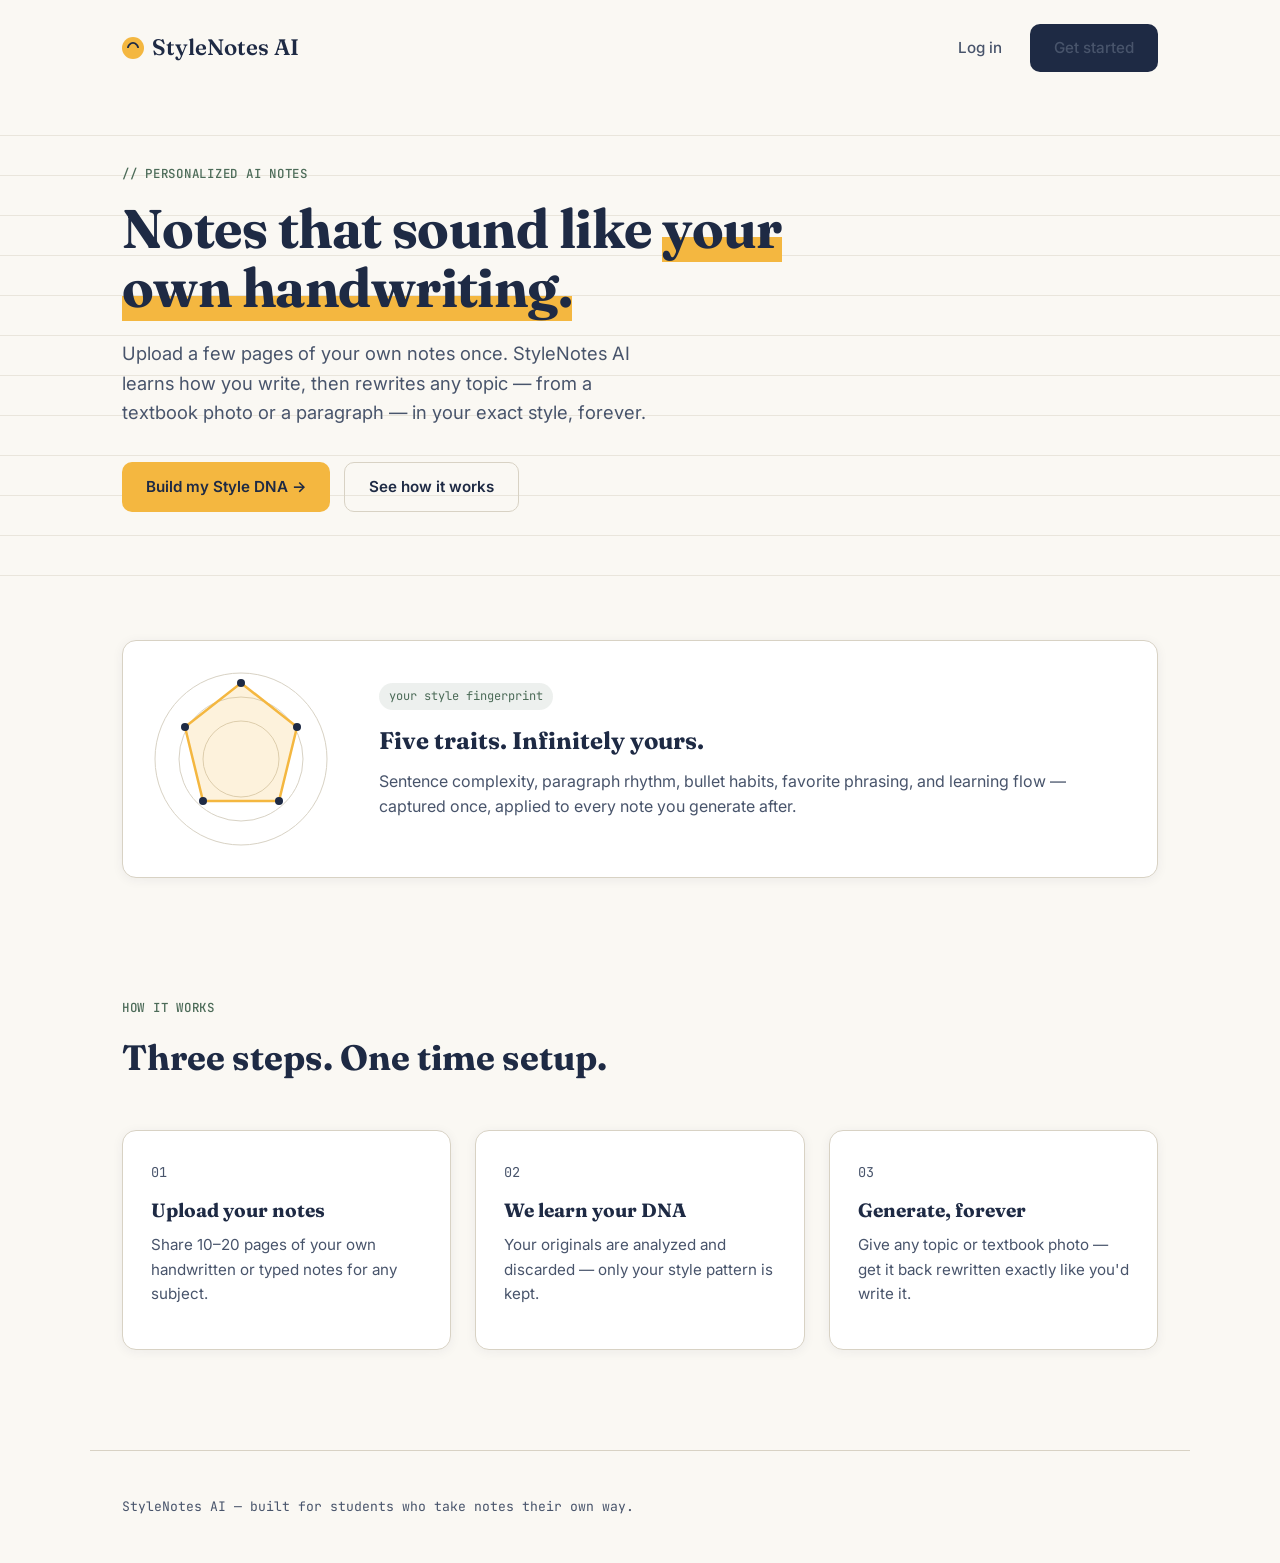
<file: frontend/index.html>
<!DOCTYPE html>
<html lang="en">
<head>
<meta charset="UTF-8">
<meta name="viewport" content="width=device-width, initial-scale=1.0">
<title>StyleNotes AI — Notes that sound like you</title>
<link rel="stylesheet" href="style.css">
</head>
<body>

<div class="container">
  <nav class="nav">
    <a href="index.html" class="logo">
      <span class="logo-mark"></span>
      StyleNotes AI
    </a>
    <div class="nav-links">
      <a href="login.html">Log in</a>
      <a href="register.html" class="btn btn-primary">Get started</a>
    </div>
  </nav>
</div>

<!-- HERO -->
<section class="ruled-bg">
  <div class="container" style="padding-top: 64px; padding-bottom: 88px;">
    <div style="max-width: 680px;">
      <span class="eyebrow">// personalized ai notes</span>
      <h1 style="font-size: 3.4rem; line-height: 1.08; margin-top: 14px; letter-spacing: -0.01em;">
        Notes that sound like <span style="background: linear-gradient(transparent 62%, var(--amber) 62%);">your own handwriting.</span>
      </h1>
      <p class="text-soft" style="font-size: 1.15rem; margin-top: 22px; max-width: 540px;">
        Upload a few pages of your own notes once. StyleNotes AI learns how you write, then rewrites any topic — from a textbook photo or a paragraph — in your exact style, forever.
      </p>
      <div style="display: flex; gap: 14px; margin-top: 34px;">
        <a href="register.html" class="btn btn-accent">Build my Style DNA →</a>
        <a href="#how" class="btn btn-ghost">See how it works</a>
      </div>
    </div>
  </div>
</section>

<!-- FINGERPRINT SIGNATURE VISUAL -->
<section class="container" style="padding: 40px 32px 96px;">
  <div class="card" style="display: flex; align-items: center; gap: 48px; flex-wrap: wrap;">
    <svg width="180" height="180" viewBox="0 0 180 180" style="flex-shrink: 0;">
      <circle cx="90" cy="90" r="86" fill="none" stroke="var(--rule)" stroke-width="1"/>
      <circle cx="90" cy="90" r="62" fill="none" stroke="var(--rule)" stroke-width="1"/>
      <circle cx="90" cy="90" r="38" fill="none" stroke="var(--rule)" stroke-width="1"/>
      <polygon points="90,14 146,58 128,132 52,132 34,58"
        fill="rgba(244,183,64,0.18)" stroke="var(--amber)" stroke-width="2.5"/>
      <circle cx="90" cy="14" r="4" fill="var(--ink)"/>
      <circle cx="146" cy="58" r="4" fill="var(--ink)"/>
      <circle cx="128" cy="132" r="4" fill="var(--ink)"/>
      <circle cx="52" cy="132" r="4" fill="var(--ink)"/>
      <circle cx="34" cy="58" r="4" fill="var(--ink)"/>
    </svg>
    <div style="flex: 1; min-width: 260px;">
      <span class="tag">your style fingerprint</span>
      <h3 style="font-size: 1.5rem; margin-top: 12px;">Five traits. Infinitely yours.</h3>
      <p class="text-soft" style="margin-top: 8px;">
        Sentence complexity, paragraph rhythm, bullet habits, favorite phrasing, and learning flow — captured once, applied to every note you generate after.
      </p>
    </div>
  </div>
</section>

<!-- HOW IT WORKS -->
<section id="how" class="container" style="padding: 20px 32px 100px;">
  <span class="eyebrow">how it works</span>
  <h2 style="font-size: 2.2rem; margin-top: 10px; margin-bottom: 44px;">Three steps. One time setup.</h2>

  <div style="display: grid; grid-template-columns: repeat(auto-fit, minmax(260px, 1fr)); gap: 24px;">
    <div class="card">
      <span class="mono text-soft" style="font-size: 0.85rem;">01</span>
      <h3 style="font-size: 1.2rem; margin-top: 10px;">Upload your notes</h3>
      <p class="text-soft" style="margin-top: 8px; font-size: 0.95rem;">
        Share 10–20 pages of your own handwritten or typed notes for any subject.
      </p>
    </div>
    <div class="card">
      <span class="mono text-soft" style="font-size: 0.85rem;">02</span>
      <h3 style="font-size: 1.2rem; margin-top: 10px;">We learn your DNA</h3>
      <p class="text-soft" style="margin-top: 8px; font-size: 0.95rem;">
        Your originals are analyzed and discarded — only your style pattern is kept.
      </p>
    </div>
    <div class="card">
      <span class="mono text-soft" style="font-size: 0.85rem;">03</span>
      <h3 style="font-size: 1.2rem; margin-top: 10px;">Generate, forever</h3>
      <p class="text-soft" style="margin-top: 8px; font-size: 0.95rem;">
        Give any topic or textbook photo — get it back rewritten exactly like you'd write it.
      </p>
    </div>
  </div>
</section>

<footer class="container" style="padding: 32px; border-top: 1px solid var(--rule);">
  <p class="text-soft mono" style="font-size: 0.82rem;">StyleNotes AI — built for students who take notes their own way.</p>
</footer>

</body>
</html>
</file>
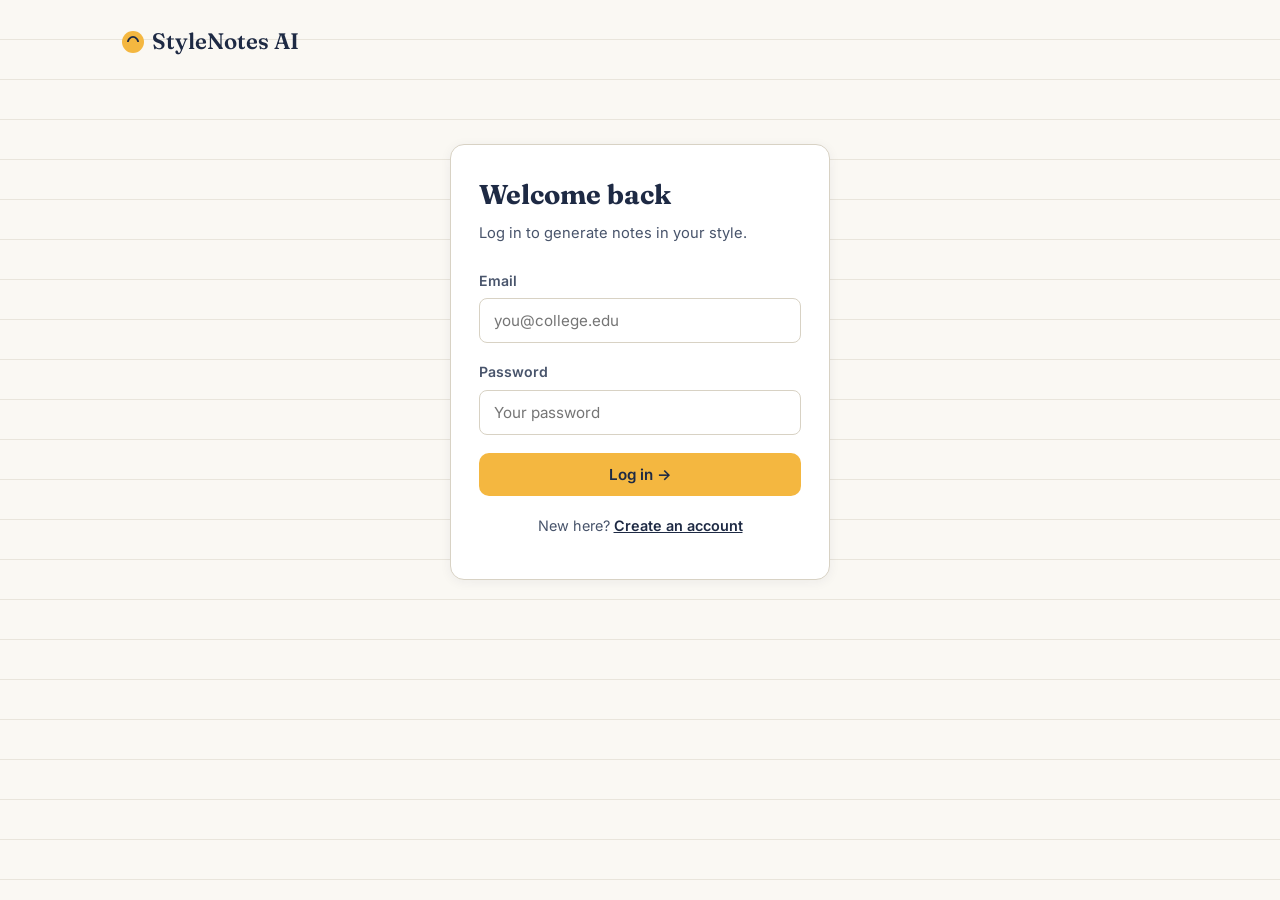
<file: frontend/admin.html>
<!DOCTYPE html>
<html lang="en">
<head>
<meta charset="UTF-8">
<meta name="viewport" content="width=device-width, initial-scale=1.0">
<title>Admin — StyleNotes AI</title>
<link rel="stylesheet" href="style.css">
</head>
<body>

<div class="container">
  <nav class="nav">
    <a href="index.html" class="logo">
      <span class="logo-mark"></span>
      StyleNotes AI
    </a>
    <div class="nav-links">
      <a href="dashboard.html">Dashboard</a>
      <a href="#" onclick="logout(); return false;">Log out</a>
    </div>
  </nav>
</div>

<div class="container" style="padding: 20px 32px 100px;">
  <span class="eyebrow">admin</span>
  <h1 style="font-size: 2rem; margin-top: 8px; margin-bottom: 8px;">User management</h1>
  <p class="text-soft" id="userCountLabel" style="margin-bottom: 28px;"></p>

  <div id="errorBox" class="error-box hidden"></div>

  <div id="adminTableWrap"></div>
</div>

<script src="auth.js"></script>
<script src="app.js"></script>
<script>
  requireAuth();
  requireAdmin();
</script>
</body>
</html>
</file>
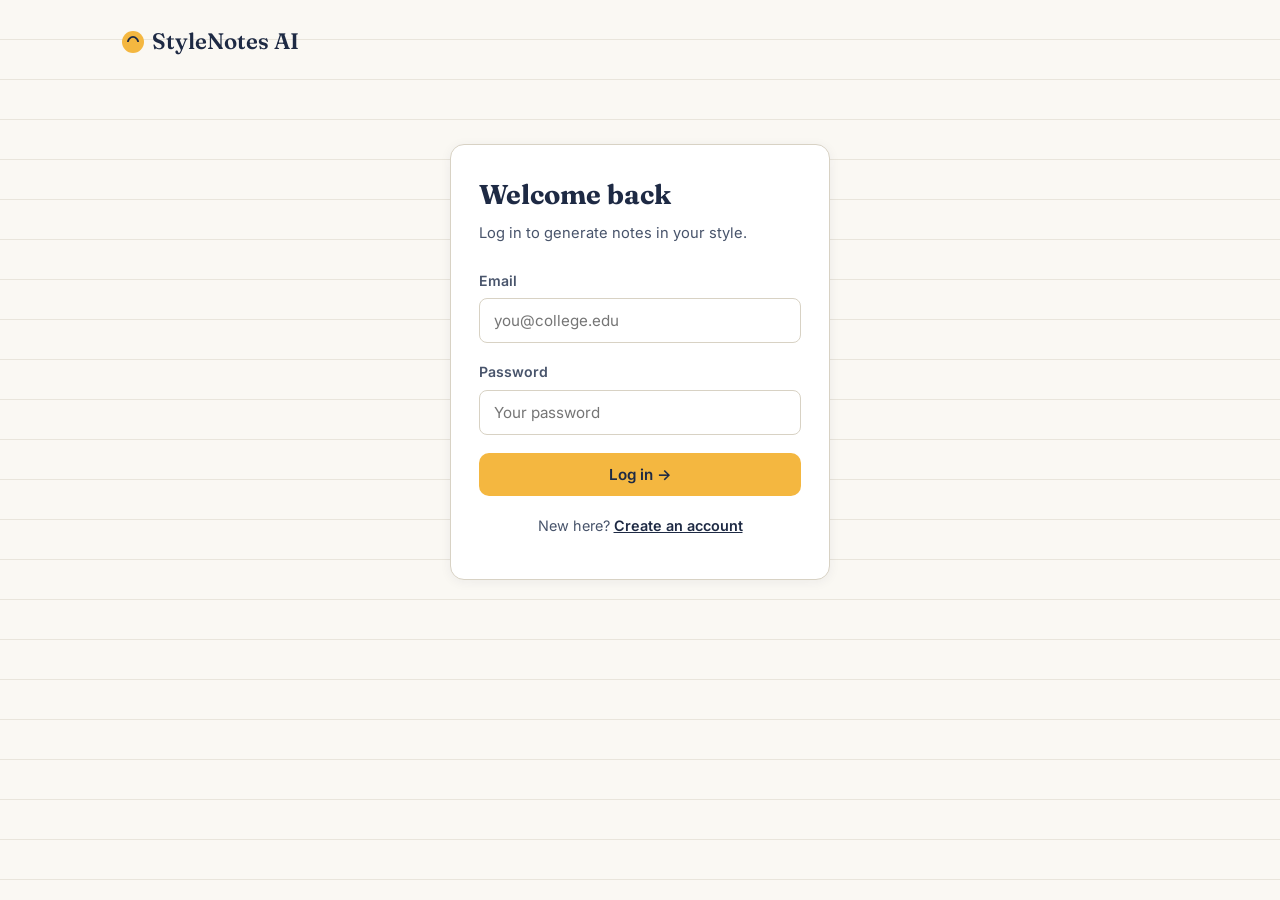
<file: frontend/generate.html>
<!DOCTYPE html>
<html lang="en">
<head>
<meta charset="UTF-8">
<meta name="viewport" content="width=device-width, initial-scale=1.0">
<title>Generate notes — StyleNotes AI</title>
<link rel="stylesheet" href="style.css">
</head>
<body>

<div class="container">
  <nav class="nav">
    <a href="index.html" class="logo">
      <span class="logo-mark"></span>
      StyleNotes AI
    </a>
    <div class="nav-links">
      <a href="dashboard.html">Dashboard</a>
      <a href="#" onclick="logout(); return false;">Log out</a>
    </div>
  </nav>
</div>

<div class="container" style="padding: 20px 32px 100px;">
  <span class="eyebrow">generate</span>
  <h1 style="font-size: 2rem; margin-top: 8px; margin-bottom: 24px;">Rewrite a topic in your style</h1>

  <div id="errorBox" class="error-box hidden"></div>

  <div class="generate-grid">

    <!-- LEFT: FORM -->
    <div class="card generate-form-col">
      <form id="generateForm" onsubmit="handleGenerate(event)">
        <div style="display:grid; grid-template-columns: 1fr 1fr; gap: 16px;">
          <div class="field">
            <label for="genSubject">Subject</label>
            <input type="text" id="genSubject" required placeholder="e.g. Physics">
          </div>
          <div class="field">
            <label for="genMode">Mode</label>
            <select id="genMode">
              <option value="my_style">My style</option>
              <option value="exam_board">Exam prep</option>
            </select>
          </div>
        </div>

        <div class="field">
          <label for="genTopic">Topic</label>
          <input type="text" id="genTopic" required placeholder="e.g. Newton's Laws of Motion">
        </div>

        <div class="field">
          <label for="genContent">Description or textbook text</label>
          <textarea id="genContent" placeholder="Paste a paragraph, definition, or textbook excerpt on this topic..."></textarea>
        </div>

        <div class="field">
          <label for="genFile">— or upload a photo / document of the topic instead</label>
          <input type="file" id="genFile" accept=".pdf,.docx,.txt,.jpg,.jpeg,.png">
        </div>

        <button type="submit" id="generateBtn" class="btn btn-accent btn-block">Generate my notes →</button>
      </form>
    </div>

    <!-- RIGHT: OUTPUT -->
    <div class="generate-output-col">
      <div id="outputPlaceholder" class="card center" style="padding: 56px 28px;">
        <p class="text-soft" style="font-size: 0.95rem;">Your personalized notes will appear here.</p>
      </div>

      <div id="outputCard" class="card hidden">
        <span class="tag" id="outputSubject"></span>
        <h3 style="font-size: 1.3rem; margin-top: 12px;" id="outputTopic"></h3>

        <div style="display:flex; align-items:center; gap:24px; margin-top:16px; padding:16px 20px; background: rgba(76,107,88,0.05); border-radius: 12px; flex-wrap: wrap;">
          <div id="styleChartWrap" style="flex-shrink:0;"></div>
          <div>
            <span class="eyebrow">your style fingerprint</span>
            <div style="font-weight:600; font-size:1rem; margin-top:6px;">Style Match Score</div>
            <div class="text-soft mono" style="font-size:0.78rem; margin-top:4px;" id="matchBreakdown"></div>
          </div>
        </div>

        <div style="display:flex; gap:10px; margin-top:20px; border-bottom: 1px solid var(--rule);">
          <button type="button" class="tab-btn active" id="styledTabBtn" onclick="showTab('styled')">Your Style</button>
          <button type="button" class="tab-btn" id="rawTabBtn" onclick="showTab('raw')">Plain AI (no style)</button>
        </div>

        <p class="output-text" style="margin-top: 18px;" id="outputText"></p>
        <p class="output-text hidden" style="margin-top: 18px;" id="rawOutputText"></p>
      </div>
    </div>

  </div>
</div>

<script src="auth.js"></script>
<script src="app.js"></script>
<script>
  requireAuth();
  prefillSubjectFromUrl();
</script>
</body>
</html>
</file>
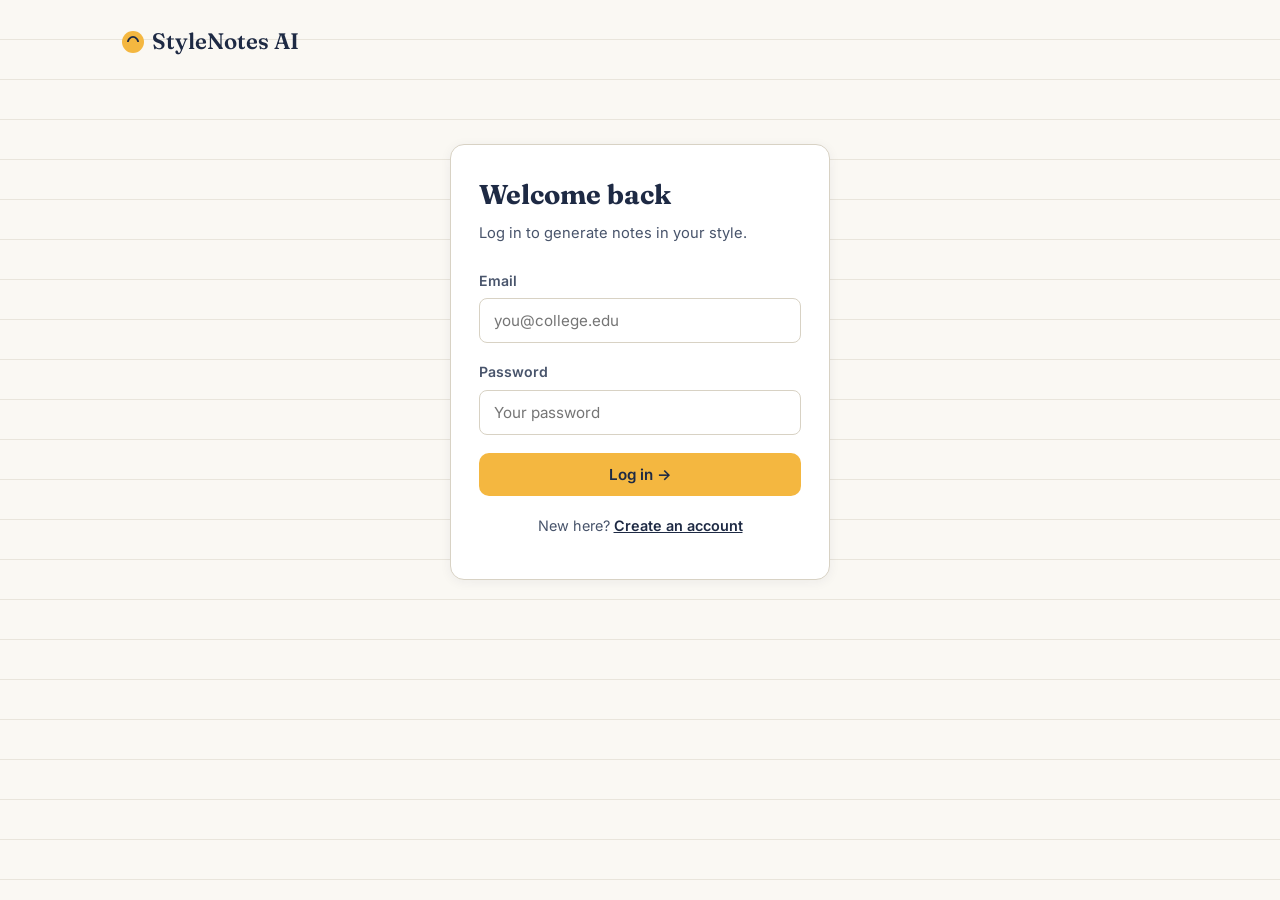
<file: frontend/login.html>
<!DOCTYPE html>
<html lang="en">
<head>
<meta charset="UTF-8">
<meta name="viewport" content="width=device-width, initial-scale=1.0">
<title>Log in — StyleNotes AI</title>
<link rel="stylesheet" href="style.css">
</head>
<body class="ruled-bg" style="min-height: 100vh;">

<div class="container">
  <nav class="nav">
    <a href="index.html" class="logo">
      <span class="logo-mark"></span>
      StyleNotes AI
    </a>
  </nav>
</div>

<div style="max-width: 420px; margin: 60px auto; padding: 0 20px;">
  <div class="card">
    <h1 style="font-size: 1.7rem;">Welcome back</h1>
    <p class="text-soft" style="font-size: 0.92rem; margin-top: 6px; margin-bottom: 24px;">
      Log in to generate notes in your style.
    </p>

    <div id="errorBox" class="error-box hidden"></div>

    <form onsubmit="handleLogin(event)">
      <div class="field">
        <label for="email">Email</label>
        <input type="email" id="email" required placeholder="you@college.edu">
      </div>
      <div class="field">
        <label for="password">Password</label>
        <input type="password" id="password" required placeholder="Your password">
      </div>
      <button type="submit" id="submitBtn" class="btn btn-accent btn-block">Log in →</button>
    </form>

    <p class="text-soft" style="text-align: center; margin-top: 18px; font-size: 0.9rem;">
      New here? <a href="register.html" style="color: var(--ink); font-weight: 600;">Create an account</a>
    </p>
  </div>
</div>

<script src="auth.js"></script>
</body>
</html>
</file>
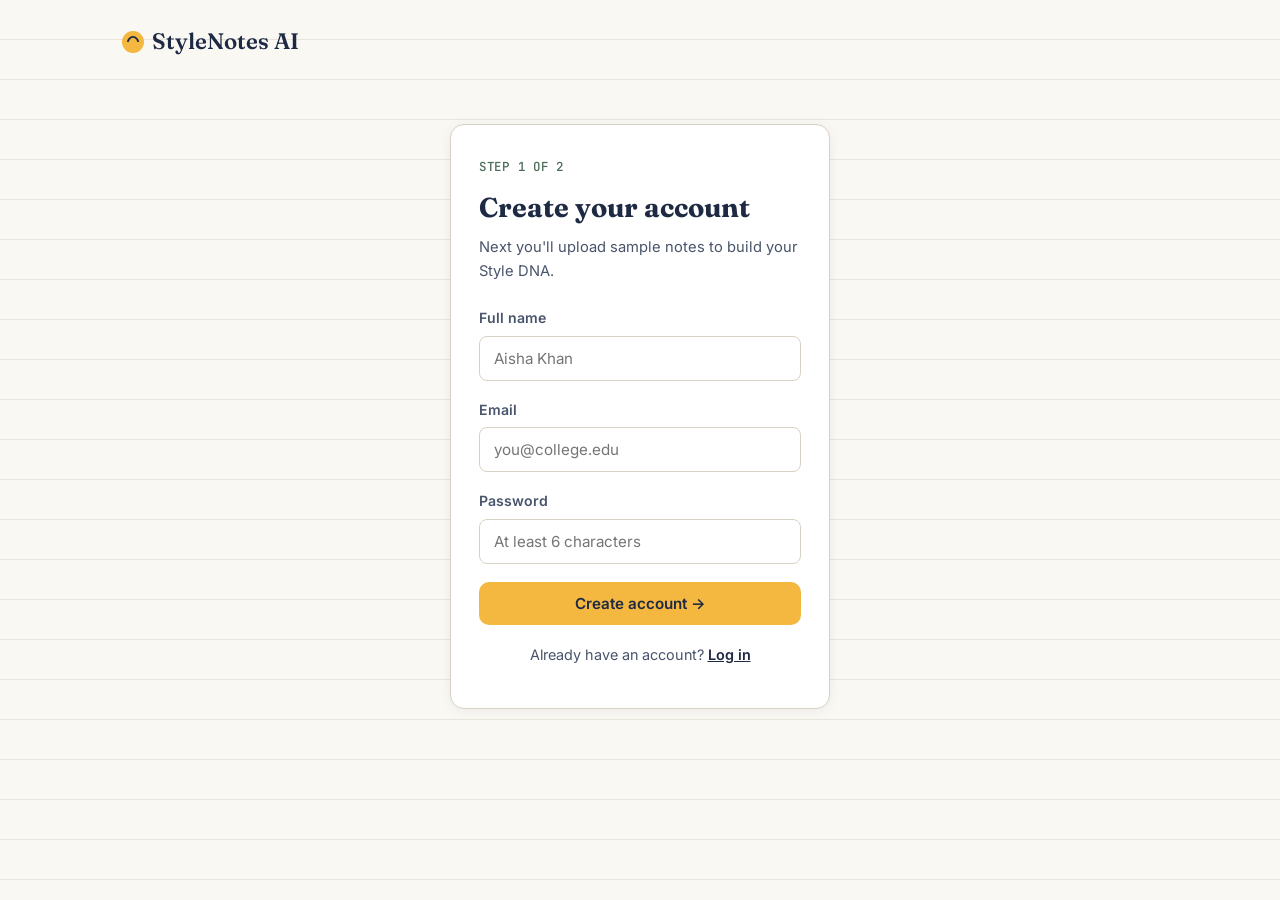
<file: frontend/register.html>
<!DOCTYPE html>
<html lang="en">
<head>
<meta charset="UTF-8">
<meta name="viewport" content="width=device-width, initial-scale=1.0">
<title>Create account — StyleNotes AI</title>
<link rel="stylesheet" href="style.css">
</head>
<body class="ruled-bg" style="min-height: 100vh;">

<div class="container">
  <nav class="nav">
    <a href="index.html" class="logo">
      <span class="logo-mark"></span>
      StyleNotes AI
    </a>
  </nav>
</div>

<div style="max-width: 420px; margin: 40px auto; padding: 0 20px;">
  <div class="card">
    <span class="eyebrow">step 1 of 2</span>
    <h1 style="font-size: 1.7rem; margin-top: 8px;">Create your account</h1>
    <p class="text-soft" style="font-size: 0.92rem; margin-top: 6px; margin-bottom: 24px;">
      Next you'll upload sample notes to build your Style DNA.
    </p>

    <div id="errorBox" class="error-box hidden"></div>

    <form onsubmit="handleRegister(event)">
      <div class="field">
        <label for="fullName">Full name</label>
        <input type="text" id="fullName" required placeholder="Aisha Khan">
      </div>
      <div class="field">
        <label for="email">Email</label>
        <input type="email" id="email" required placeholder="you@college.edu">
      </div>
      <div class="field">
        <label for="password">Password</label>
        <input type="password" id="password" required minlength="6" placeholder="At least 6 characters">
      </div>
      <button type="submit" id="submitBtn" class="btn btn-accent btn-block">Create account →</button>
    </form>

    <p class="text-soft" style="text-align: center; margin-top: 18px; font-size: 0.9rem;">
      Already have an account? <a href="login.html" style="color: var(--ink); font-weight: 600;">Log in</a>
    </p>
  </div>
</div>

<script src="auth.js"></script>
</body>
</html>
</file>
<file: frontend/style.css>
@import url('https://fonts.googleapis.com/css2?family=Fraunces:opsz,wght@9..144,400;9..144,500;9..144,600;9..144,700&family=Inter:wght@400;500;600;700&family=JetBrains+Mono:wght@400;500&display=swap');

:root {
  --paper: #FAF8F3;
  --surface: #FFFFFF;
  --ink: #1E2A44;
  --ink-soft: #48546B;
  --amber: #F4B740;
  --forest: #4C6B58;
  --rule: #D8D2C4;
  --coral: #C4553F;

  --font-display: 'Fraunces', serif;
  --font-body: 'Inter', sans-serif;
  --font-mono: 'JetBrains Mono', monospace;

  --radius: 10px;
  --shadow: 0 2px 12px rgba(30, 42, 68, 0.06);
  --shadow-lift: 0 8px 28px rgba(30, 42, 68, 0.12);
}

* { box-sizing: border-box; }

body {
  margin: 0;
  background: var(--paper);
  color: var(--ink);
  font-family: var(--font-body);
  line-height: 1.6;
  -webkit-font-smoothing: antialiased;
}

/* ---------- Ruled paper texture ---------- */
.ruled-bg {
  background-image: repeating-linear-gradient(
    to bottom,
    transparent,
    transparent 39px,
    var(--rule) 40px
  );
}

/* ---------- Layout ---------- */
.container {
  max-width: 1100px;
  margin: 0 auto;
  padding: 0 32px;
}

.nav {
  display: flex;
  align-items: center;
  justify-content: space-between;
  padding: 24px 0;
}

.logo {
  font-family: var(--font-display);
  font-weight: 600;
  font-size: 1.4rem;
  color: var(--ink);
  text-decoration: none;
  display: flex;
  align-items: center;
  gap: 8px;
}

.logo-mark {
  width: 22px;
  height: 22px;
  border-radius: 50%;
  background: var(--amber);
  display: inline-block;
  position: relative;
}

.logo-mark::after {
  content: "";
  position: absolute;
  inset: 5px;
  border-radius: 50%;
  border: 2px solid var(--ink);
  border-right-color: transparent;
  border-bottom-color: transparent;
  transform: rotate(45deg);
}

.nav-links {
  display: flex;
  gap: 28px;
  align-items: center;
}

.nav-links a {
  color: var(--ink-soft);
  text-decoration: none;
  font-size: 0.95rem;
  font-weight: 500;
}

.nav-links a:hover { color: var(--ink); }

/* ---------- Buttons ---------- */
.btn {
  display: inline-flex;
  align-items: center;
  justify-content: center;
  gap: 8px;
  padding: 12px 24px;
  border-radius: var(--radius);
  font-family: var(--font-body);
  font-weight: 600;
  font-size: 0.95rem;
  text-decoration: none;
  border: none;
  cursor: pointer;
  transition: transform 0.15s ease, box-shadow 0.15s ease;
}

.btn:focus-visible {
  outline: 2px solid var(--ink);
  outline-offset: 2px;
}

.btn-primary {
  background: var(--ink);
  color: var(--paper);
}

.btn-primary:hover {
  transform: translateY(-1px);
  box-shadow: var(--shadow-lift);
}

.btn-accent {
  background: var(--amber);
  color: var(--ink);
}

.btn-accent:hover {
  transform: translateY(-1px);
  box-shadow: var(--shadow-lift);
}

.btn-ghost {
  background: transparent;
  color: var(--ink);
  border: 1.5px solid var(--rule);
}

.btn-ghost:hover {
  border-color: var(--ink);
}

.btn-block { width: 100%; }

/* ---------- Cards ---------- */
.card {
  background: var(--surface);
  border-radius: 14px;
  border: 1px solid var(--rule);
  box-shadow: var(--shadow);
  padding: 28px;
}

/* ---------- Typography ---------- */
h1, h2, h3 {
  font-family: var(--font-display);
  color: var(--ink);
  margin: 0;
}

.eyebrow {
  font-family: var(--font-mono);
  font-size: 0.78rem;
  letter-spacing: 0.06em;
  text-transform: uppercase;
  color: var(--forest);
  font-weight: 500;
}

.tag {
  font-family: var(--font-mono);
  font-size: 0.75rem;
  padding: 4px 10px;
  border-radius: 100px;
  background: rgba(76, 107, 88, 0.1);
  color: var(--forest);
  display: inline-block;
}

/* ---------- Forms ---------- */
label {
  display: block;
  font-size: 0.88rem;
  font-weight: 600;
  color: var(--ink-soft);
  margin-bottom: 6px;
}

input, textarea, select {
  width: 100%;
  padding: 12px 14px;
  border-radius: 8px;
  border: 1.5px solid var(--rule);
  background: var(--surface);
  font-family: var(--font-body);
  font-size: 0.95rem;
  color: var(--ink);
}

input:focus, textarea:focus, select:focus {
  outline: none;
  border-color: var(--ink);
}

.field {
  margin-bottom: 18px;
}

textarea { resize: vertical; min-height: 140px; }

/* ---------- Utility ---------- */
.text-soft { color: var(--ink-soft); }
.mono { font-family: var(--font-mono); }
.center { text-align: center; }
.hidden { display: none !important; }

.error-box {
  background: rgba(196, 85, 63, 0.08);
  border: 1px solid var(--coral);
  color: var(--coral);
  padding: 12px 16px;
  border-radius: 8px;
  font-size: 0.9rem;
  margin-bottom: 16px;
}

.spinner {
  width: 18px;
  height: 18px;
  border: 2.5px solid rgba(255,255,255,0.35);
  border-top-color: currentColor;
  border-radius: 50%;
  animation: spin 0.7s linear infinite;
}

@keyframes spin { to { transform: rotate(360deg); } }

@media (max-width: 640px) {
  .container { padding: 0 20px; }
  .nav-links { display: none; }
}

.tab-btn {
  background: none;
  border: none;
  border-bottom: 2px solid transparent;
  padding: 8px 4px 10px;
  font-family: var(--font-body);
  font-weight: 600;
  font-size: 0.9rem;
  color: var(--ink-soft);
  cursor: pointer;
}

.tab-btn.active {
  color: var(--ink);
  border-bottom-color: var(--amber);
}
.generate-grid {
  display: grid;
  grid-template-columns: 420px 1fr;
  gap: 24px;
  align-items: start;
}

.generate-form-col {
  position: sticky;
  top: 24px;
}

.generate-output-col {
  min-height: 300px;
}

.output-text {
  white-space: pre-wrap;
  line-height: 1.75;
  text-align: justify;
  text-justify: inter-word;
}

@media (max-width: 900px) {
  .generate-grid {
    grid-template-columns: 1fr;
  }
  .generate-form-col {
    position: static;
  }
}
</file>
